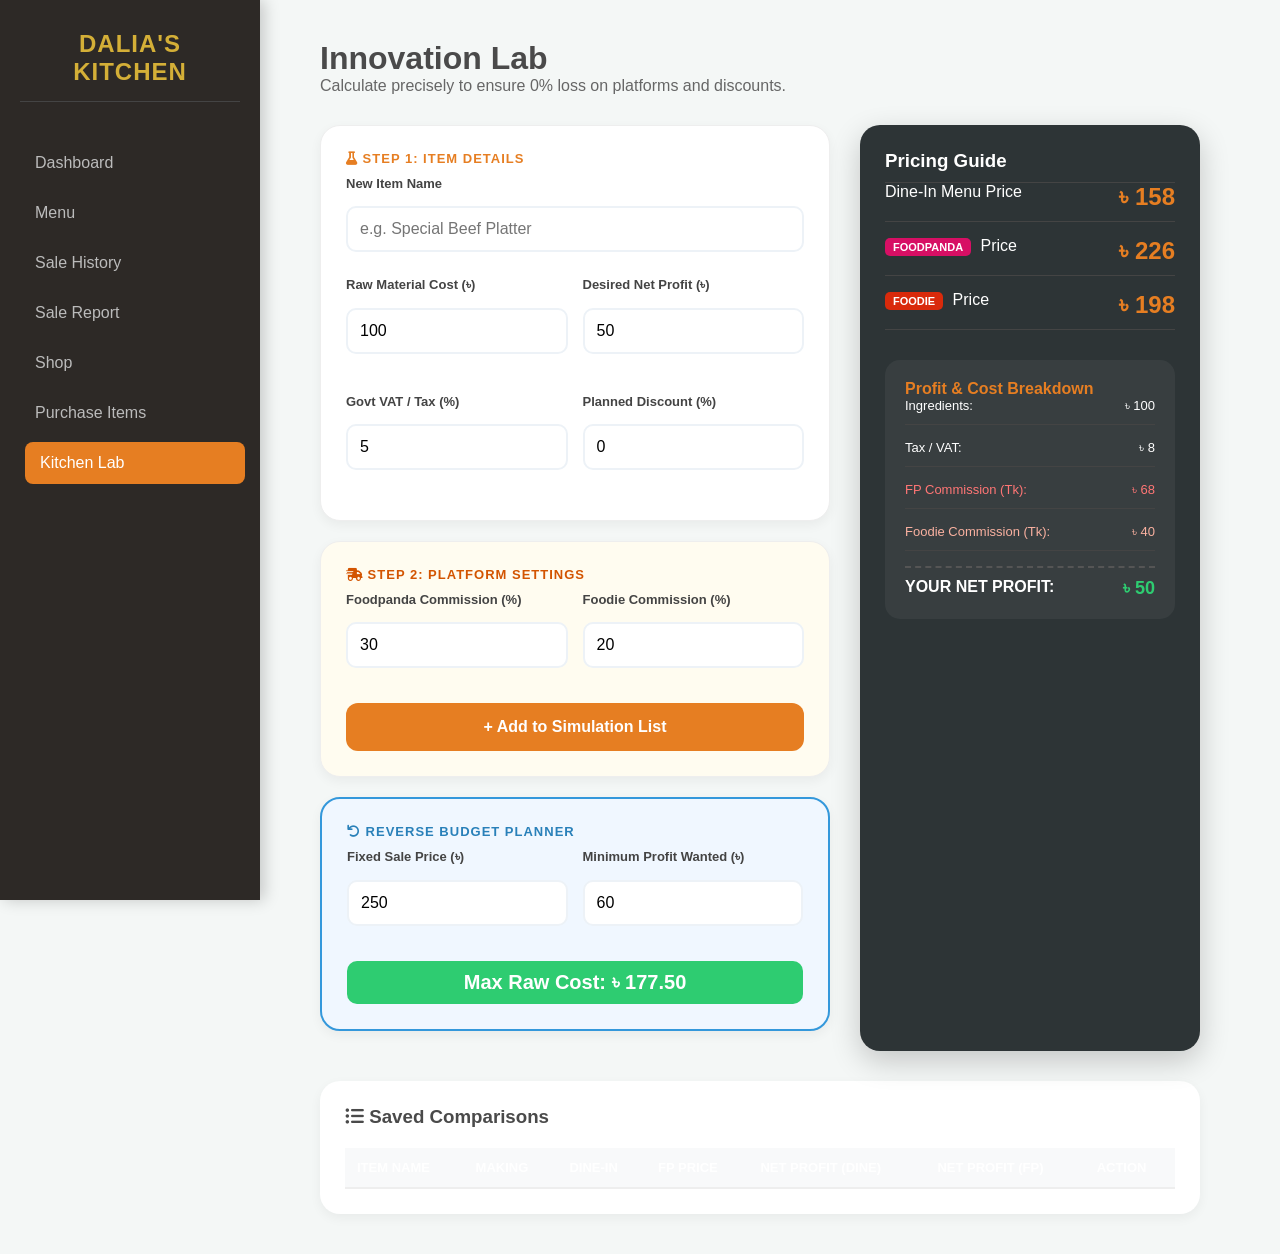
<file: lab.html>
<!DOCTYPE html>
<html lang="en">
<head>
    <meta charset="UTF-8">
    <meta name="viewport" content="width=device-width, initial-scale=1.0">
    <title>Kitchen Lab | Dalia's Kitchen</title>
    <link rel="stylesheet" href="style.css">
    <link rel="stylesheet" href="https://cdnjs.cloudflare.com/ajax/libs/font-awesome/6.0.0/css/all.min.css">
    <style>
        :root { --primary: #2d2d2d; --accent: #e67e22; --bg: #fcfdb9; }
        body { font-family: 'Segoe UI', sans-serif; background: #f4f7f6; margin: 0; display: flex; }
        .content { margin-left: 280px; padding: 40px; width: calc(100% - 320px); }
        
        .lab-container { display: grid; grid-template-columns: 1.2fr 0.8fr; gap: 30px; }
        .card { background: white; padding: 25px; border-radius: 20px; box-shadow: 0 4px 12px rgba(0,0,0,0.05); margin-bottom: 20px; border: 1px solid #eee; }
        
        .input-group { margin-bottom: 15px; }
        .input-group label { display: block; font-weight: 600; margin-bottom: 5px; color: #444; font-size: 13px; }
        .input-group input { width: 100%; padding: 12px; border: 2px solid #edf2f7; border-radius: 10px; font-size: 16px; outline: none; transition: 0.3s; }
        .input-group input:focus { border-color: var(--accent); }
        
        .result-card { background: #2d3436; color: white; padding: 25px; border-radius: 20px; position: sticky; top: 20px; box-shadow: 0 10px 30px rgba(0,0,0,0.2); }
        .result-row { display: flex; justify-content: space-between; margin-bottom: 15px; border-bottom: 1px solid #444; padding-bottom: 10px; }
        .highlight-price { color: var(--accent); font-weight: 800; font-size: 24px; }
        
        .platform-tag { font-size: 11px; padding: 3px 8px; border-radius: 5px; text-transform: uppercase; font-weight: bold; margin-right: 5px; }
        .fp-color { background: #D70F64; color: white; }
        .foodie-color { background: #d92a0b; color: white; }

        .btn-add { background: var(--accent); color: white; border: none; padding: 15px 20px; border-radius: 12px; font-weight: bold; cursor: pointer; width: 100%; margin-top: 10px; font-size: 16px; transition: 0.3s; }
        .btn-add:hover { background: #d35400; transform: translateY(-2px); }

        /* Table Styles */
        .lab-history { background: white; padding: 25px; border-radius: 20px; margin-top: 30px; box-shadow: 0 4px 12px rgba(0,0,0,0.05); overflow-x: auto; }
        table { width: 100%; border-collapse: collapse; margin-top: 20px; }
        th { background: #f8f9fa; padding: 12px; text-align: left; border-bottom: 2px solid #eee; font-size: 13px; }
        td { padding: 12px; border-bottom: 1px solid #eee; font-size: 14px; }
        .profit-badge { background: #e8f5e9; color: #2e7d32; padding: 4px 8px; border-radius: 6px; font-weight: bold; }
        
        .reverse-card { background: #f0f7ff; border: 2px solid #3498db; }
        .budget-badge { background: #2ecc71; color: white; padding: 10px; border-radius: 10px; text-align: center; font-size: 20px; font-weight: bold; margin-top: 10px; }
    </style>
</head>
<body>
    <nav class="sidebar">
          <div class="brand"><h2>DALIA'S KITCHEN</h2></div>
        <ul>
            <li><a href="index.html">Dashboard</a></li>
            <li><a href="menu.html">Menu</a></li>
            <li><a href="sale-history.html">Sale History</a></li>
            <li><a href="sale-report.html">Sale Report</a></li>
            <li><a href="shop.html">Shop</a></li>
            <li><a href="purchase-items.html" >Purchase Items</a></li>
            <li><a href="lab.html" >Kitchen Lab</a></li>

        </ul>
    </nav>

    <main class="content">
        <div style="margin-bottom: 30px;">
            <h1>Innovation Lab</h1>
            <p style="color: #666;">Calculate precisely to ensure 0% loss on platforms and discounts.</p>
        </div>

        <div class="lab-container">
            <div>
                <div class="card">
                    <h3 style="color: var(--accent); margin-top: 0;"><i class="fas fa-flask"></i> Step 1: Item Details</h3>
                    <div class="input-group">
                        <label>New Item Name</label>
                        <input type="text" id="labItemName" placeholder="e.g. Special Beef Platter">
                    </div>
                    <div style="display: grid; grid-template-columns: 1fr 1fr; gap: 15px;">
                        <div class="input-group">
                            <label>Raw Material Cost (৳)</label>
                            <input type="number" id="rawCost" value="100" oninput="calculateLab()">
                        </div>
                        <div class="input-group">
                            <label>Desired Net Profit (৳)</label>
                            <input type="number" id="desiredProfit" value="50" oninput="calculateLab()">
                        </div>
                        <div class="input-group">
                            <label>Govt VAT / Tax (%)</label>
                            <input type="number" id="taxPerc" value="5" oninput="calculateLab()">
                        </div>
                        <div class="input-group">
                            <label>Planned Discount (%)</label>
                            <input type="number" id="offerDisc" value="0" oninput="calculateLab()">
                        </div>
                    </div>
                </div>

                <div class="card" style="background: #fffcf0;">
                    <h3 style="color: #d35400; margin-top: 0;"><i class="fas fa-shipping-fast"></i> Step 2: Platform Settings</h3>
                    <div style="display: grid; grid-template-columns: 1fr 1fr; gap: 15px;">
                        <div class="input-group">
                            <label>Foodpanda Commission (%)</label>
                            <input type="number" id="fpComm" value="30" oninput="calculateLab()">
                        </div>
                        <div class="input-group">
                            <label>Foodie Commission (%)</label>
                            <input type="number" id="foodieComm" value="20" oninput="calculateLab()">
                        </div>
                    </div>
                    <button class="btn-add" onclick="saveToLabTable()">+ Add to Simulation List</button>
                </div>

                <div class="card reverse-card">
                    <h3 style="color: #2980b9; margin-top: 0;"><i class="fas fa-undo"></i> Reverse Budget Planner</h3>
                    <div style="display: grid; grid-template-columns: 1fr 1fr; gap: 15px;">
                        <div class="input-group">
                            <label>Fixed Sale Price (৳)</label>
                            <input type="number" id="revSalePrice" value="250" oninput="calculateReverse()">
                        </div>
                        <div class="input-group">
                            <label>Minimum Profit Wanted (৳)</label>
                            <input type="number" id="revProfit" value="60" oninput="calculateReverse()">
                        </div>
                    </div>
                    <div class="budget-badge">Max Raw Cost: ৳ <span id="revBudget">0</span></div>
                </div>
            </div>

            <div class="result-card">
                <h3 style="margin-top: 0; border-bottom: 1px solid #444; padding-bottom: 10px;">Pricing Guide</h3>
                
                <div class="result-row">
                    <span>Dine-In Menu Price</span>
                    <span class="highlight-price">৳ <span id="resDineIn">0</span></span>
                </div>
                <div class="result-row">
                    <span><span class="platform-tag fp-color">Foodpanda</span> Price</span>
                    <span class="highlight-price">৳ <span id="resFP">0</span></span>
                </div>
                <div class="result-row">
                    <span><span class="platform-tag foodie-color">Foodie</span> Price</span>
                    <span class="highlight-price">৳ <span id="resFoodie">0</span></span>
                </div>

                <div style="margin-top: 30px; background: rgba(255,255,255,0.05); padding: 20px; border-radius: 15px;">
                    <h4 style="color: var(--accent); margin-top: 0;">Profit & Cost Breakdown</h4>
                    <div class="result-row" style="font-size: 13px;"><span>Ingredients:</span><span>৳ <span id="sumCost">0</span></span></div>
                    <div class="result-row" style="font-size: 13px;"><span>Tax / VAT:</span><span>৳ <span id="sumTax">0</span></span></div>
                    <div class="result-row" style="font-size: 13px; color: #ff7675;"><span>FP Commission (Tk):</span><span>৳ <span id="sumFPTk">0</span></span></div>
                    <div class="result-row" style="font-size: 13px; color: #fab1a0;"><span>Foodie Commission (Tk):</span><span>৳ <span id="sumFoodieTk">0</span></span></div>
                    
                    <div style="display: flex; justify-content: space-between; margin-top: 15px; padding-top: 10px; border-top: 2px dashed #555;">
                        <span style="font-weight: bold;">YOUR NET PROFIT:</span>
                        <span style="color: #2ecc71; font-weight: 900; font-size: 18px;">৳ <span id="sumProfit">0</span></span>
                    </div>
                </div>
            </div>
        </div>

        <div class="lab-history">
            <h3><i class="fas fa-list-ul"></i> Saved Comparisons</h3>
            <table>
                <thead>
                    <tr>
                        <th>Item Name</th>
                        <th>Making</th>
                        <th>Dine-In</th>
                        <th>FP Price</th>
                        <th>Net Profit (Dine)</th>
                        <th>Net Profit (FP)</th>
                        <th>Action</th>
                    </tr>
                </thead>
                <tbody id="labTbody"></tbody>
            </table>
        </div>
    </main>

    <script>
        let labItems = JSON.parse(localStorage.getItem('daliaLabData')) || [];

        function calculateLab() {
            const rawCost = Number(document.getElementById('rawCost').value) || 0;
            const targetProfit = Number(document.getElementById('desiredProfit').value) || 0;
            const taxPerc = Number(document.getElementById('taxPerc').value) || 0;
            const discPerc = Number(document.getElementById('offerDisc').value) || 0;
            const fpComm = Number(document.getElementById('fpComm').value) || 0;
            const foodieComm = Number(document.getElementById('foodieComm').value) || 0;

            // 1. Math Layers
            const netNeeded = rawCost + targetProfit;
            const withTax = taxPerc < 100 ? netNeeded / (1 - (taxPerc / 100)) : netNeeded;
            const withDisc = discPerc < 100 ? withTax / (1 - (discPerc / 100)) : withTax;
            
            const fpFinal = Math.ceil(fpComm < 100 ? withDisc / (1 - (fpComm / 100)) : withDisc);
            const foodieFinal = Math.ceil(foodieComm < 100 ? withDisc / (1 - (foodieComm / 100)) : withDisc);

            // 2. Commision in TK
            const fpTk = (fpFinal * (fpComm / 100)).toFixed(0);
            const foodieTk = (foodieFinal * (foodieComm / 100)).toFixed(0);

            // 3. UI Update
            document.getElementById('resDineIn').innerText = Math.ceil(withDisc);
            document.getElementById('resFP').innerText = fpFinal;
            document.getElementById('resFoodie').innerText = foodieFinal;
            
            document.getElementById('sumCost').innerText = rawCost;
            document.getElementById('sumTax').innerText = (Math.ceil(withTax) - netNeeded).toFixed(0);
            document.getElementById('sumFPTk').innerText = fpTk;
            document.getElementById('sumFoodieTk').innerText = foodieTk;
            document.getElementById('sumProfit').innerText = targetProfit;
            
            calculateReverse(); // Sync reverse calc
            
            return {
                name: document.getElementById('labItemName').value,
                making: rawCost,
                dineIn: Math.ceil(withDisc),
                fp: fpFinal,
                foodie: foodieFinal,
                prof: targetProfit,
                tax: taxPerc,
                fpComm: fpComm
            };
        }

        function calculateReverse() {
            const salePrice = Number(document.getElementById('revSalePrice').value) || 0;
            const wantedProfit = Number(document.getElementById('revProfit').value) || 0;
            const taxPerc = Number(document.getElementById('taxPerc').value) || 0;
            
            // Formula: Budget = (SalePrice * TaxFactor) - Profit
            const budget = (salePrice * (1 - (taxPerc / 100))) - wantedProfit;
            document.getElementById('revBudget').innerText = budget > 0 ? budget.toFixed(2) : "Low Price Alert!";
        }

        function saveToLabTable() {
            const data = calculateLab();
            const newItem = {
                id: Date.now(),
                name: data.name || "Unnamed Item",
                making: data.making,
                dineIn: data.dineIn,
                fp: data.fp,
                profDine: data.prof,
                // Recalculate FP profit just to be 100% sure in table
                profFP: (data.fp - (data.fp * (data.fpComm/100)) - (data.fp * (data.tax/100)) - data.making).toFixed(0)
            };
            labItems.push(newItem);
            localStorage.setItem('daliaLabData', JSON.stringify(labItems));
            renderLabTable();
        }

        function renderLabTable() {
            const tbody = document.getElementById('labTbody');
            tbody.innerHTML = "";
            labItems.forEach(item => {
                tbody.innerHTML += `
                    <tr>
                        <td><strong>${item.name}</strong></td>
                        <td>৳${item.making}</td>
                        <td>৳${item.dineIn}</td>
                        <td>৳${item.fp}</td>
                        <td><span class="profit-badge">৳${item.profDine}</span></td>
                        <td><span class="profit-badge" style="background:#e3f2fd; color:#1565c0;">৳${item.profFP}</span></td>
                        <td><button style="border:none; background:none; color:red; cursor:pointer;" onclick="deleteLabItem(${item.id})"><i class="fas fa-trash"></i></button></td>
                    </tr>
                `;
            });
        }

        function deleteLabItem(id) {
            labItems = labItems.filter(i => i.id !== id);
            localStorage.setItem('daliaLabData', JSON.stringify(labItems));
            renderLabTable();
        }

        calculateLab();
        renderLabTable();

        // This script automatically highlights the correct sidebar link
const currentPath = window.location.pathname.split("/").pop();
const navLinks = document.querySelectorAll(".sidebar ul li a");

navLinks.forEach(link => {
    link.classList.remove("active"); // Remove orange from all
    if (link.getAttribute("href") === currentPath) {
        link.classList.add("active"); // Add orange to the current one
    }
});
    </script>
</body>
</html>
</file>
<file: style.css>
/* style.css - Dalia's Kitchen Gourmet Theme */

:root {
    --sidebar-bg: #2D2926;
    --accent-color: #E67E22;
    --gold-accent: #D4AF37;
    --bg-light: #F9F7F2;
    --text-main: #4A4A4A;
    --white: #ffffff;
    --success: #27ae60;
}

* { 
    margin: 0; 
    padding: 0; 
    box-sizing: border-box; 
    font-family: 'Poppins', 'Segoe UI', sans-serif; 
}

body { 
    background-color: var(--bg-light); 
    color: var(--text-main);
    display: flex;
}

.container { 
    display: flex; 
    width: 100%; 
}

/* Sidebar Styling */
.sidebar { 
    width: 260px; 
    background: var(--sidebar-bg); 
    color: var(--white); 
    min-height: 100vh; 
    padding: 30px 20px; 
    position: fixed;
    box-shadow: 4px 0 15px rgba(0,0,0,0.2);
}

.brand h2 { 
    color: var(--gold-accent); 
    font-size: 24px;
    letter-spacing: 1px;
    text-transform: uppercase;
    margin-bottom: 40px; 
    text-align: center;
    border-bottom: 1px solid #444;
    padding-bottom: 15px;
}

.sidebar ul { list-style: none; }

.sidebar ul li { margin-bottom: 8px; }

.sidebar ul li a { 
    color: #bbb; 
    text-decoration: none; 
    padding: 12px 15px; 
    display: block; 
    border-radius: 8px; 
    transition: all 0.3s ease;
    font-weight: 500;
}

.sidebar ul li a:hover, 
.sidebar ul li a.active { 
    background: var(--accent-color); 
    color: var(--white); 
    transform: translateX(5px);
}

/* Main Content Area */
.content { 
    margin-left: 260px; 
    padding: 40px; 
    width: calc(100% - 260px); 
}

header { 
    display: flex; 
    justify-content: space-between; 
    align-items: center;
    margin-bottom: 40px; 
}

header h1 {
    font-weight: 700;
    color: var(--sidebar-bg);
}

/* Date Filter Styling */
.date-filter {
    background: var(--white);
    padding: 10px 20px;
    border-radius: 50px;
    box-shadow: 0 4px 10px rgba(0,0,0,0.05);
}

.date-filter input {
    border: none;
    outline: none;
    color: var(--text-main);
    padding: 5px;
}

.date-filter button {
    background: var(--sidebar-bg);
    color: var(--white);
    border: none;
    padding: 8px 18px;
    border-radius: 20px;
    cursor: pointer;
    margin-left: 10px;
    transition: 0.2s;
}

.date-filter button:hover {
    background: var(--accent-color);
}

/* Dashboard Metrics Grid */
.stats-grid { 
    display: grid; 
    grid-template-columns: repeat(auto-fit, minmax(200px, 1fr)); 
    gap: 25px; 
    margin-bottom: 40px; 
}

.card { 
    background: var(--white); 
    padding: 25px; 
    border-radius: 15px; 
    box-shadow: 0 8px 20px rgba(0,0,0,0.04); 
    text-align: left;
    border-bottom: 4px solid transparent;
    transition: 0.3s;
}

.card:hover {
    transform: translateY(-5px);
    border-bottom: 4px solid var(--accent-color);
}

.card h3 { 
    font-size: 13px; 
    color: #999; 
    text-transform: uppercase;
    margin-bottom: 10px; 
    letter-spacing: 1px;
}

.card p { 
    font-size: 28px; 
    font-weight: 700; 
    color: var(--sidebar-bg);
}

/* Charts and Progress Section */
.charts-row { 
    display: grid; 
    grid-template-columns: 1fr 2fr; 
    gap: 30px; 
    margin-bottom: 40px; 
}

.chart-container { 
    background: var(--white); 
    padding: 25px; 
    border-radius: 15px; 
    box-shadow: 0 8px 20px rgba(0,0,0,0.04);
}

.chart-container h3 {
    margin-bottom: 20px;
    font-size: 16px;
}

.progress-wrapper { 
    background: #f0f0f0; 
    border-radius: 10px; 
    height: 20px;
    overflow: hidden; 
    margin-top: 20px; 
}

.progress-bar { 
    background: linear-gradient(to right, var(--gold-accent), var(--accent-color)); 
    height: 100%; 
    width: 0%; 
    transition: width 3s ease;
}

/* Tables */
table { 
    width: 100%; 
    border-collapse: separate; 
    border-spacing: 0 10px; 
}

th {
    text-align: left;
    padding: 15px;
    color:white;
    font-weight: 600;
    text-transform: uppercase;
    font-size: 12px;
}

td { 
    padding: 20px 15px; 
    background: var(--white); 
}

td:first-child { border-radius: 10px 0 0 10px; }
td:last-child { border-radius: 0 10px 10px 0; }

tr:hover td {
    background: #fffbf0;
}

/*menuu-------pagee ------------designs--------*/
/*css for popout modals*/

/* Modal Styling */
.modal {
    display: none; position: fixed; z-index: 1000; left: 0; top: 0;
    width: 100%; height: 100%; background-color: rgba(0,0,0,0.5);
}
.modal-content {
    background-color: white; margin: 5% auto; padding: 30px;
    border-radius: 20px; width: 400px; position: relative;
}
.close { position: absolute; right: 20px; top: 15px; font-size: 24px; cursor: pointer; }

/* Form Elements */
input, select { 
    width: 100%; padding: 12px; margin: 10px 0; 
    border-radius: 8px; border: 1px solid #ddd; 
}
.hidden-input { display: none; }
.price-display { 
    background: #fff8e1; padding: 15px; border-radius: 8px; 
    text-align: center; font-size: 20px; font-weight: bold; margin: 15px 0;
}
.btn-danger { background: #e74c3c; color: white; border: none; border-radius: 10px; cursor: pointer; }

/* Premium Search Bar */
#menuSearch {
    width: 400px; /* Increased width */
    padding: 14px 20px;
    border: 2px solid #edf2f7;
    border-radius: 12px;
    font-size: 15px;
    transition: all 0.3s ease;
    background: #fff;
    box-shadow: 0 4px 6px rgba(0,0,0,0.02);
}

#menuSearch:focus {
    border-color: var(--accent);
    box-shadow: 0 0 0 4px rgba(243, 156, 18, 0.1);
    width: 450px; /* Slight expand on focus */
}

/* Premium Button Style (Matching the Theme) */
.btn-primary {
    background: linear-gradient(135deg, var(--accent) 0%, #e67e22 100%);
    color: white;
    border: none;
    padding: 12px 28px;
    border-radius: 12px;
    font-weight: 700;
    font-size: 15px;
    cursor: pointer;
    transition: all 0.3s ease;
    display: flex;
    align-items: center;
    justify-content: center;
    gap: 8px;
    box-shadow: 0 4px 12px rgba(230, 126, 34, 0.2);
}

.btn-primary:hover {
    transform: translateY(-2px);
    box-shadow: 0 6px 15px rgba(230, 126, 34, 0.3);
    filter: brightness(1.1);
}

.btn-primary:active {
    transform: translateY(0);
}

/* Card Button Adjustments */
.menu-card .btn-primary {
    width: 100%;
    background: #ebad09;
    border-radius: 10px;
    padding: 10px;
    font-size: 18px;
    color: white;
}

/* Modal Form Improvements */
.modal-content input, .modal-content select {
    border: 2px solid #f1f1f1;
    background: #fafafa;
}

.modal-content input:focus {
    background: #fff;
    border-color: var(--accent);
}
</file>
